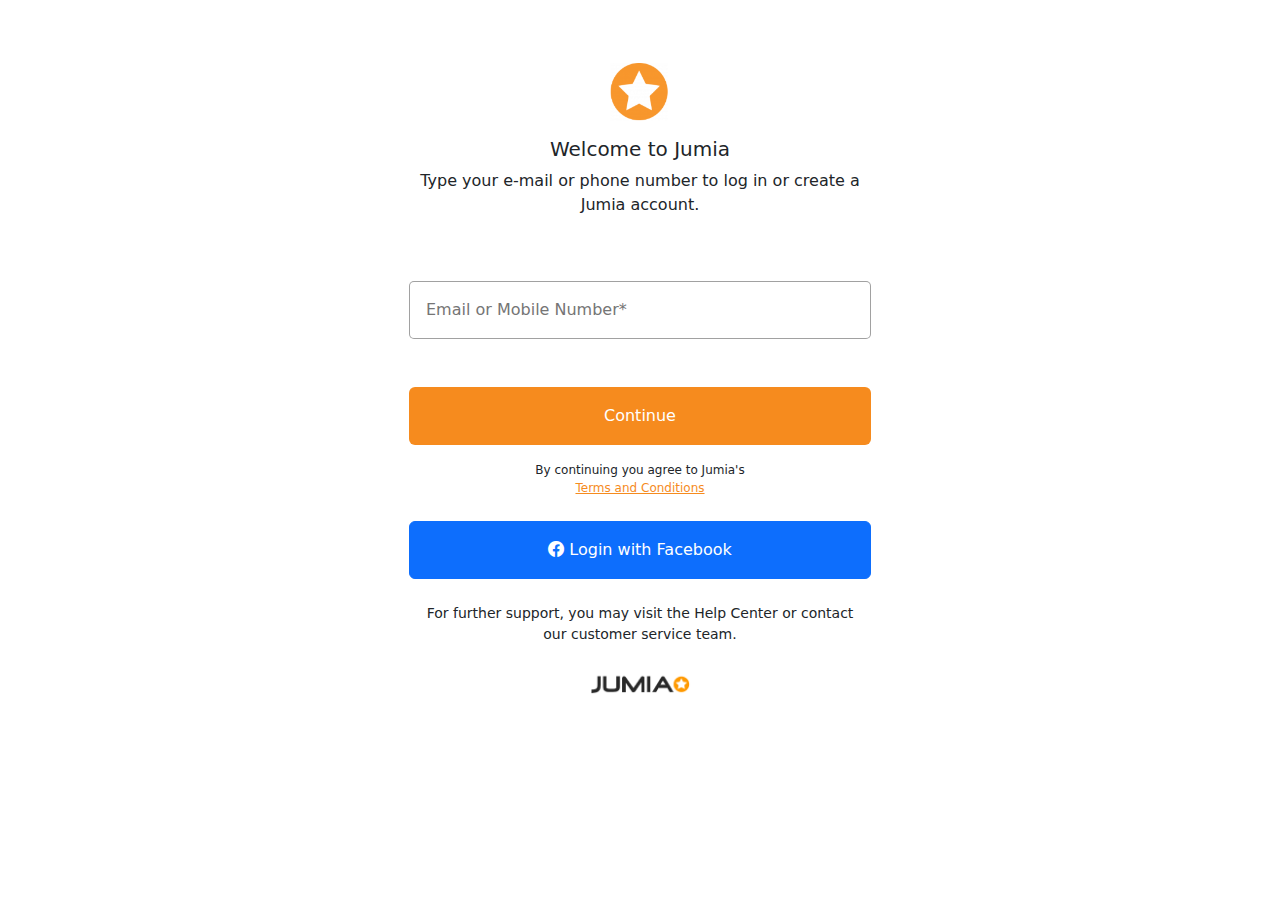
<file: HTML/first.html>
<html lang="en">
<head>
    <meta charset="UTF-8">
    <meta name="viewport" content="width=device-width, initial-scale=1.0">
    <title>Login Page</title>
    <link rel="stylesheet" href="/CSS/first.css">
    <link rel="stylesheet" href="/mobile/index.css">
    <link href="https://cdn.jsdelivr.net/npm/bootstrap@5.3.3/dist/css/bootstrap.min.css" rel="stylesheet" integrity="sha384-QWTKZyjpPEjISv5WaRU9OFeRpok6YctnYmDr5pNlyT2bRjXh0JMhjY6hW+ALEwIH" crossorigin="anonymous">
    <link rel="stylesheet" href="https://cdn.jsdelivr.net/npm/bootstrap-icons@1.11.3/font/bootstrap-icons.min.css">
</head>
<body>
    <div class="container pt-5">
        <div class="mx-auto text-center " id="logBox">
            <img src="/multi/images/jumiaStar.png" alt="" width="20%">
            <h5>Welcome to Jumia</h5>
            <P>Type your e-mail or phone number to log in or create a Jumia account.</P>
            <form >
                <div class="mb-3">
                  <input type="email" class="p-3 my-5" placeholder="Email or Mobile Number*">
                  <button class="btn w-100 p-3" type="button">Continue</button>
                </div>
            </form>
            <div id="agree">
                By continuing you agree to Jumia's
                <div><a href="">Terms and Conditions</a></div>
            </div>
            <div class="py-4">
                <button class="btn btn-primary w-100 p-3" type="button">
                    <span class="text-start"><i class="bi bi-facebook"></i></span>
                    Login with Facebook
                </button>
            </div>
            <div class="px-3" id="support">For further support, you may visit the Help Center or contact our customer service team.</div>
            <img src="/multi/images/jumia_logo.png" alt="..." width="22%" class="py-4">
        </div>
    </div>





    <script src="https://cdn.jsdelivr.net/npm/bootstrap@5.3.3/dist/js/bootstrap.bundle.min.js" integrity="sha384-YvpcrYf0tY3lHB60NNkmXc5s9fDVZLESaAA55NDzOxhy9GkcIdslK1eN7N6jIeHz" crossorigin="anonymous"></script>
</body>
</html>
</file>
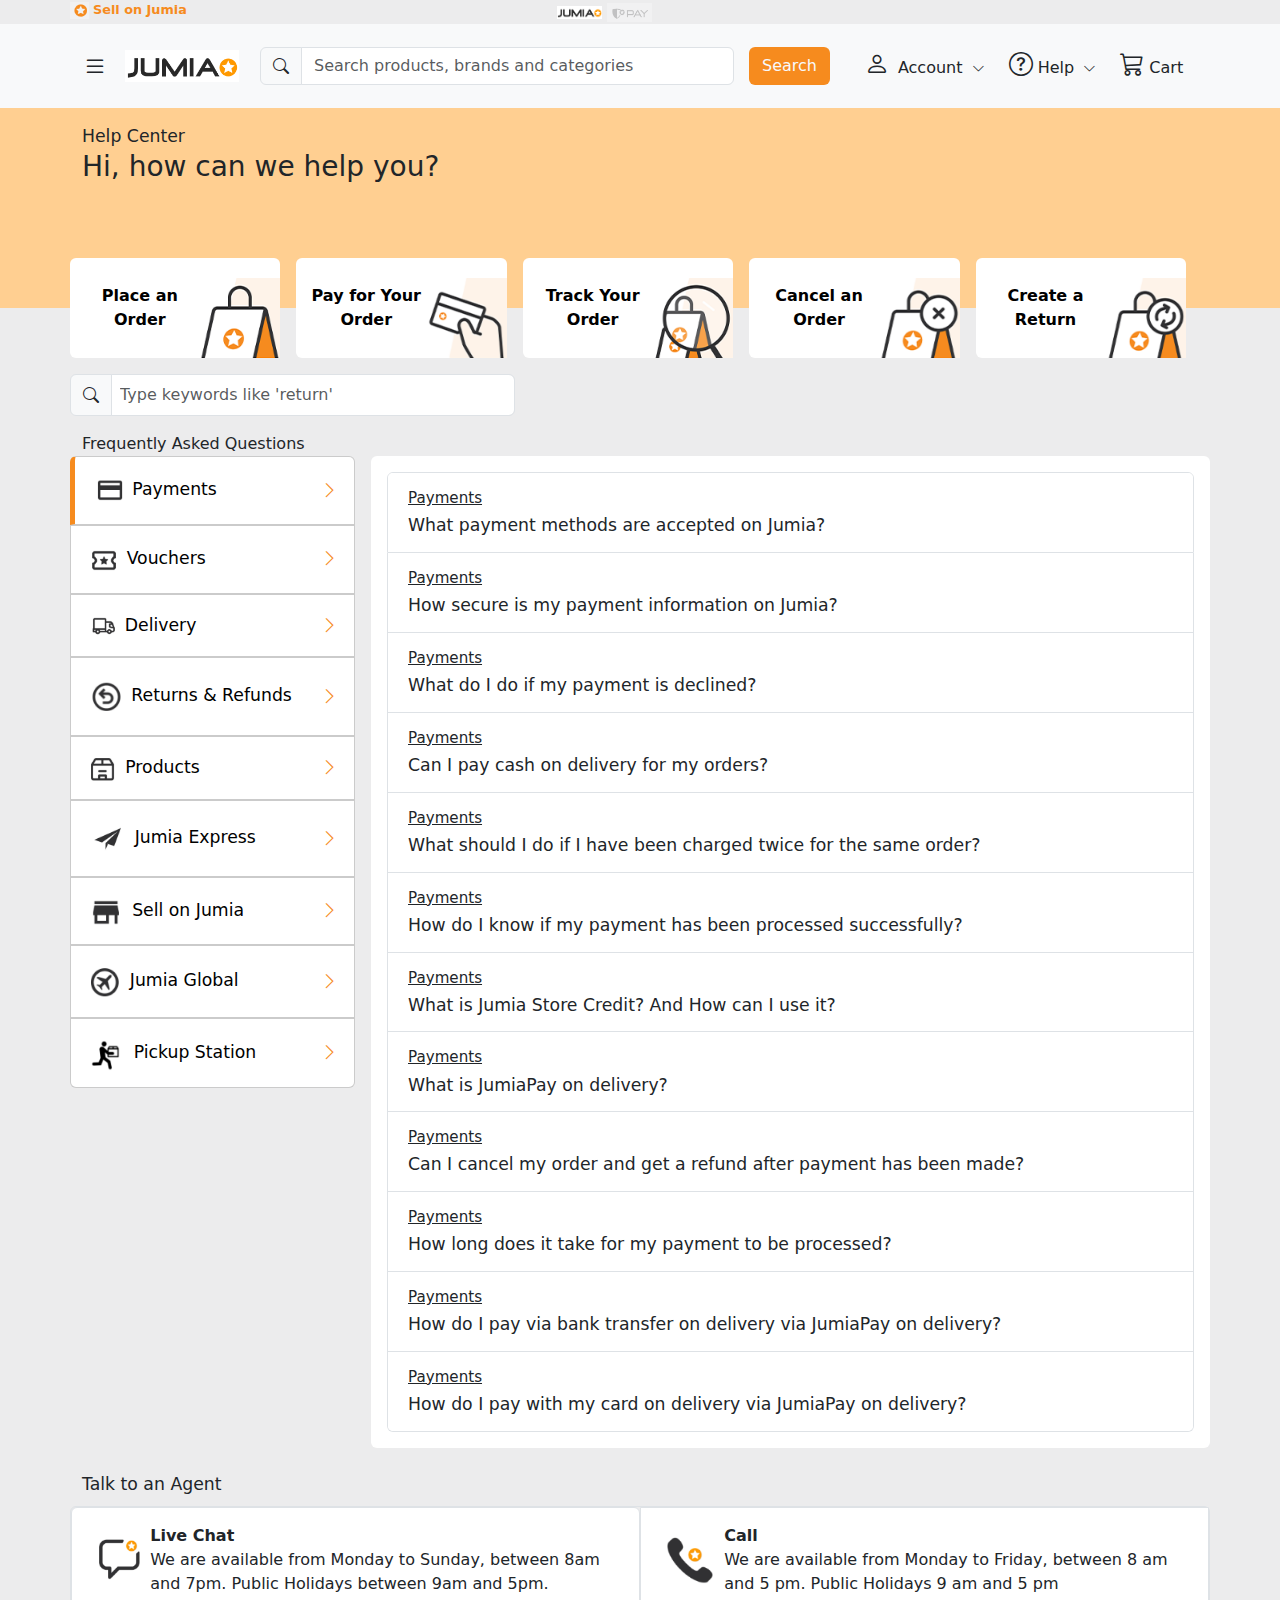
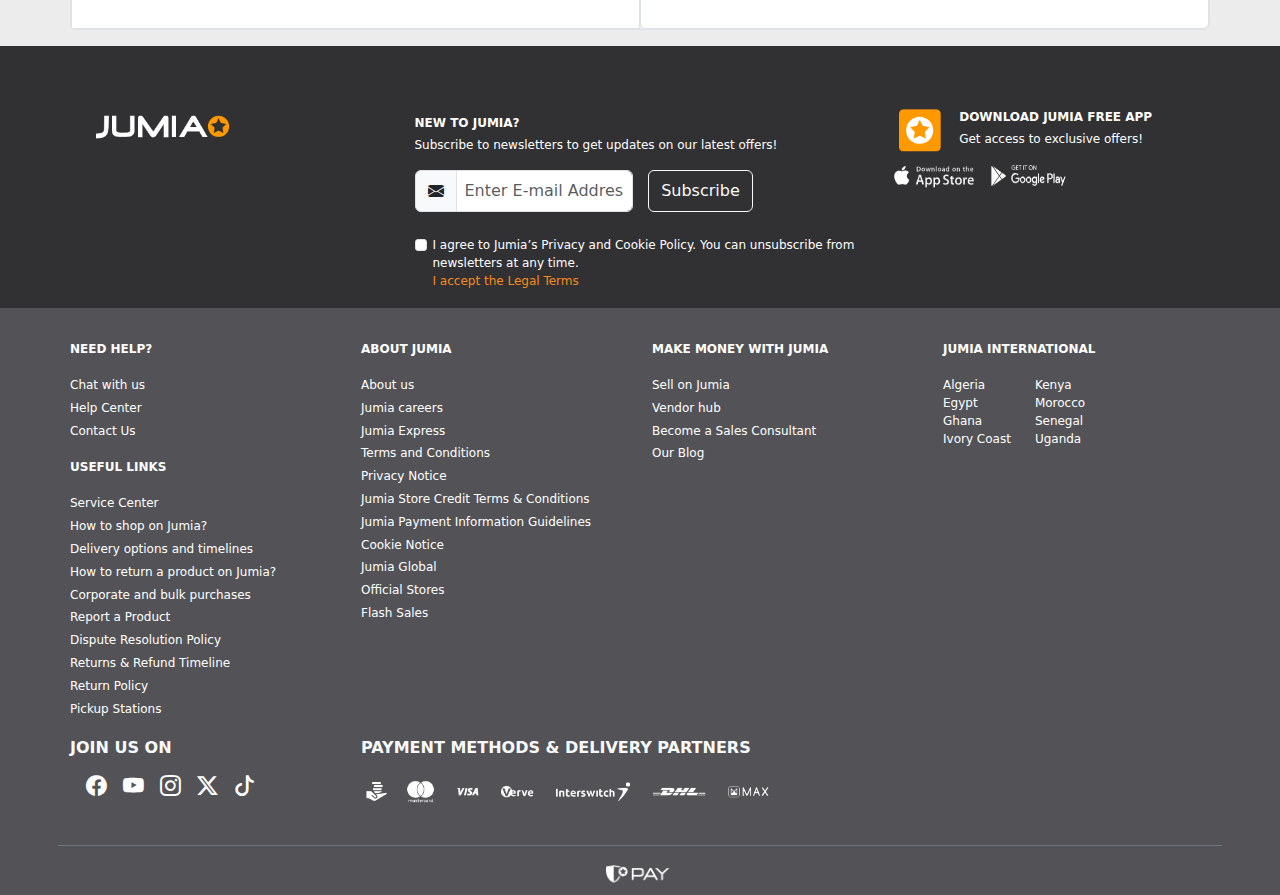
<file: HTML/fourth.html>
<html lang="en">
<head>
    <meta charset="UTF-8">
    <meta name="viewport" content="width=device-width, initial-scale=1.0">
    <title>Help Center</title>
    <link rel="stylesheet" href="/CSS/fourth.css">
    <link rel="stylesheet" href="/mobile/index.css">
    <link href="https://cdn.jsdelivr.net/npm/bootstrap@5.3.3/dist/css/bootstrap.min.css" rel="stylesheet" integrity="sha384-QWTKZyjpPEjISv5WaRU9OFeRpok6YctnYmDr5pNlyT2bRjXh0JMhjY6hW+ALEwIH" crossorigin="anonymous">
    <link rel="stylesheet" href="https://cdn.jsdelivr.net/npm/bootstrap-icons@1.11.3/font/bootstrap-icons.min.css">
</head>
<body id="Bbody">
    <!-- LANDSCAPE PAGE -->
    <!-- The Firstline  -->
    <div class="container-fluid d-none d-xl-block" id="the_firstline">
        <div class="container">
            <div class="row" id="firstLine" >
                <div class="col-5 p-0">
                  <div id="first_C1">
                        <a href="/HTML/second.html" class="align-content-center">
                            <img src="/multi/images/jumia_icon.png" alt="">
                            <b>Sell on Jumia</b>
                        </a>
                  </div>
                </div>
                <div class="col-5" id="first_C2">
                  <div>
                    <a href=""><img src="/multi/images/jumia_logo.png" alt=""></a>
                    <a href=""><img src="/multi/images/opay_logo.png" alt=""></a>
                  </div>
                </div>
                <div class="col">
                  
                </div>
            </div>
        </div>
    </div> 

    <!-- Navigation Bar -->
    <header class="container-fluid bg-light p-2">
        <div class="container-xl">
            <div class="row" id="HR">
                <div class="col col-xl-2 bg-light align-content-center p-0 mx-start" id="HRC1">
                    
                    <div class="btn-group">
                        <button type="button" class="btn" id="HRC1But" data-bs-toggle="dropdown" aria-expanded="false">
                            <i class="bi bi-list"></i>
                        </button>

                        <ul class="dropdown-menu my-3" id="HRC1Dropdown">
                            
                            <div>
                                <a href="">
                                    <img src="/multi/images/R1Appliances.png" alt="..." width="15%">
                                    Appliances
                                </a>
                            </div>
                            <div>
                                <a href="">
                                    <img src="/multi/images/R1Phones&Tablets.png" alt="..." width="15%">
                                    Phones & Tablets
                                </a>
                            </div>
                            <div>
                                <a href="">
                                    <img src="/multi/images/R1Health&Beauty.png" alt="..." width="15%">
                                    Health & Beauty
                                </a>
                            </div>
                            <div>
                                <a href="">
                                    <img src="/multi/images/R1Home&Office.png" alt="..." width="15%">
                                    Home & Office
                                </a>
                            </div>
                            <div>
                                <a href="">
                                    <img src="/multi/images/R1Electronics.png" alt="..." width="15%">
                                    Electronics
                                </a>
                            </div>
                            <div>
                                <a href="">
                                    <img src="/multi/images/R1Fashion.png" alt="..." width="15%">
                                    Fashion
                                </a>
                            </div>
                            <div>
                                <a href="">
                                    <img src="/multi/images/R1Supermarket.png" alt="..." width="15%">
                                    Supermarket
                                </a>
                            </div>
                            <div>
                                <a href="">
                                    <img src="/multi/images/R1Computing.png" alt="..." width="15%">
                                    Computing
                                </a>
                            </div>
                            <div>
                                <a href="">
                                    <img src="/multi/images/R1BabyProduct.png" alt="..." width="15%">
                                    Baby Products
                                </a>
                            </div>
                            <div>
                                <a href="">
                                    <img src="/multi/images/R1Gaming.png" alt="..." width="15%">
                                    Gaming
                                </a>
                            </div>
                            <div>
                                <a href="">
                                    Musical Instruments
                                </a>
                            </div>
                            <div>
                                <a href="">
                                    <img src="/multi/images/R1OtherCategories.png" alt="..." width="15%">
                                    Other categories
                                </a>
                            </div> 
                            
                        </ul>
                    </div>

                    <a href="/index.html"><img src="/multi/images/jumia_logo.png" alt="" id="HRC1Jumimg"></a>
                </div>
                <div class="col-6 d-none d-xl-block bg-light align-content-center p-0" id="HRC2">
                    <form class="">
                        <div class="input-group">
                        <span class="input-group-text" id="basic-addon1"><i class="bi bi-search"></i></span>
                        <input type="text" class="form-control me-3 rounded-end " placeholder="Search products, brands and categories" aria-label="Username" aria-describedby="basic-addon1">
                        <button class="btn rounded text-light" type="submit">Search</button>
                        </div>
                    </form>
                </div>
                <div class="col-3 col-sm bg-light align-content-center p-1" id="HRC3">
                    <ul class="d-flex list-unstyled justify-content-xl-center justify-content-end align-content-center pt-3">
                        <li class=" ms-2 align-content-center pe-3">
                            <div class="dropdown" id="drop1">
                                <a class="nav-link active" aria-current="page" href="#" data-bs-toggle="dropdown" id="HRC3MainLink">
                                    <i class="bi bi-search d-xl-none"></i>
                                    <i class="bi bi-person me-1 d-none d-xl-inline" ></i>
                                    <span class="d-none d-xl-inline">
                                        Account
                                        <i class="bi bi-chevron-down ms-1"></i>
                                    </span>
                                </a>
                               
                                <ul class="dropdown-menu py-0" id="drop1Content">
                                    <li class="p-2 py-3">
                                        <button class="btn " type="button">
                                            <a href="/HTML/first.html" class="text-decoration-none text-light">
                                                Sign In
                                            </a>
                                        </button>
                                    </li>
                                    <li class="ps-2">
                                        <a class="border-top border-2 align-content-center" href="#">
                                            <img src="/multi/images/HACCImg1.png" class="me-2" alt="" width="16%">
                                            My Account
                                        </a>
                                    </li>
                                    <li class="ps-2">
                                        <a class="align-content-center" href="#">
                                            <img src="/multi/images/HACCImg2.png" class="me-2" alt="" width="16%">
                                            Orders
                                        </a>
                                    </li>
                                    <li class="ps-2">
                                        <a class="align-content-center" href="#">
                                            <img src="/multi/images/HAACImg3.png" alt="" class="me-2" width="16%">
                                            Wishlist
                                        </a>
                                    </li>
                                </ul>
                            </div>
                        </li>
                        <li class=" ms-2 align-content-center pe-3">
                            <div class="dropdown" id="drop2">
                                <a class="nav-link active" aria-current="page" href="#" data-bs-toggle="dropdown" id="HRC3MainLink">
                                    <i class="bi bi-question-circle"></i>
                                    <span class="d-none d-xl-inline">
                                        Help
                                           <i class="bi bi-chevron-down ms-1"></i>
                                    </span>
                                </a>
                               
                                <ul class="dropdown-menu py-0" id="drop2Content">
                                    <li>
                                        <a class="" href="/HTML/fourth.html">
                                        Help Center
                                        </a>
                                    </li>
                                    <li><a class="" href="#">Place an Order</a></li>
                                    <li><a class="" href="#">Payment Options</a></li>
                                    <li><a class="" href="#">Track an Order</a></li>
                                    <li><a class="" href="#">Cancel an Order</a></li>
                                    <li><a class="" href="#">Returns & Refunds</a></li>
                                    <li><a class="border-bottom border-2" href="#">Wishlist</a></li>
                                    <li class="p-2 py-3">
                                        <button class="btn btn-warning" type="button">
                                            <img src="/multi/images/HACCImgLive.png" alt="..." width="18%">
                                            Live Chat
                                        </button>
                                    </li>
                                </ul>
                            </div>
                        </li>
                        <li class=" ms-2 align-content-center pe-5 pe-xl-0">
                            <a class="nav-link active" aria-current="page" href="#" id="HRC3MainLink">
                                <i class="bi bi-cart3"></i>
                                <span class="d-none d-xl-inline">
                                 Cart
                                </span>
                            </a>
                        </li>
                    </ul>
                </div>
            </div>
            <!-- <div class="d-xl-none">
                <div class="row">
                  <div class="col-12">
                        <form class="rounded-pill">
                            <div class="input-group rounded-pill">
                            <span class="input-group-text rounded-start-pill" id="basic-addon1"><i class="bi bi-search"></i></span>
                            <input type="text" class="form-control rounded-end-pill" placeholder="Search products, brands and categories" aria-label="Username" aria-describedby="basic-addon1">
                            </div>
                        </form>
                  </div>
                </div>
            </div> -->
        </div>
    </header>


    <main id="pg4Main">

        <div class="container-fluid pt-3" id="pg4UpperBg">
            <div class="container">
                <div>Help Center</div>
                <div><h3>Hi, how can we help you?</h3></div>

                <!-- INVISIBLE ROW AT LAPTOP SCREEN -->
                <div class="row d-xl-none py-0">
                    <div>You can try to find your problem here or contact us</div>
                    <div class="col p-0">
                        <form class="py-3">
                            <div class="input-group">
                                <span class="input-group-text rounded-start" id="basic-addon1"><i class="bi bi-search"></i></span>
                                <input type="text" class="form-control rounded-end p-2" placeholder="Type keywords like 'return' ">
                            </div>
                        </form>
                    </div>
                </div>
            </div>

        </div>

        <div class="container">
            <!-- invisible row above laptop screen and from medium screen and below-->
            <div class="row d-xl-none" id="invR1">
                <div class="col-12 border-bottom border-secondary mt-3 py-2 mx-auto" id="invR1C1">
                    Guides
                </div>
                <div class="col d-flex align-items-center justify-content-start">
                    <img src="/multi/images/pg4R1_img5.png" alt="...">
                    <div>Questions</div>
                </div>
            </div>

            <!-- invisible row from large screen and above -->
            <div class="row d-md-none mt-4" id="invR2">
                <div class="col-12" id="invR2C1">
                    Guides
                </div>
                <div class="col p-0" id="invR2C2">
                    <a href="" class="rounded-top d-flex align-items-center justify-content-between">
                        <div>
                            <img src="/multi/images/invR2_img1.png" alt="" width="25%">
                            Place an Order
                        </div>
                        <i class="bi bi-chevron-right"></i>
                    </a>
                    <a href="" class="d-flex align-items-center justify-content-between">
                        <div>
                            <img src="/multi/images/invR2_img2.png" alt="" width="25%">
                            Pay for Your Order
                        </div>
                        <i class="bi bi-chevron-right"></i>
                    </a>
                    <a href="" class="d-flex align-items-center justify-content-between">
                        <div>
                            <img src="/multi/images/invR2_img3.png" alt="" width="25%">
                            Track Your Order
                        </div>
                        <i class="bi bi-chevron-right"></i>
                    </a>
                    <a href="" class="d-flex align-items-center justify-content-between">
                        <div>
                            <img src="/multi/images/invR2_img4.png" alt="" width="20%">
                            Cancel an Order
                        </div>
                        <i class="bi bi-chevron-right"></i>
                    </a>
                    <a href="" class="rounded-bottom d-flex align-items-center justify-content-between">
                        <div>
                            <img src="/multi/images/invR2_img5.png" alt="" width="20%">
                            Create a Return
                        </div>
                        <i class="bi bi-chevron-right"></i>
                    </a>
                </div>
            </div>

            <!-- ROW 1 -->
            <div class="row" id="pg4R1">
                <div class="col align-content-center text-center p-0">
                    <a href="" class="rounded">
                        <b>Place an Order</b>
                        <img src="/multi/images/pg4R1_img1.png" alt="...">
                    </a>
                </div>
                <div class="col align-content-center text-center p-0">
                    <a href="" class="rounded">
                        <b>Pay for Your Order</b>
                        <img src="/multi/images/pg4R1_img2.png" alt="...">
                    </a>
                </div>
                <div class="col align-content-center text-center p-0">
                    <a href="" class="rounded">
                        <b>Track Your Order</b>
                        <img src="/multi/images/pg4R1_img3.png" alt="...">
                    </a>
                </div>
                <div class="col align-content-center text-center p-0">
                    <a href="" class="rounded">
                        <b>Cancel an Order</b>
                        <img src="/multi/images/pg4R1_img4.png" alt="...">
                    </a>
                </div>
                <div class="col align-content-center text-center p-0">
                    <a href="" class="rounded">
                        <b>Create a Return</b>
                        <img src="/multi/images/pg4R1_img5.png" alt="...">
                    </a>
                </div>
            </div>
    
            <!-- ROW 2 -->
            <div class="row d-none d-xl-block" id="pg4R2">
                <div class="col p-0">
                    <form class="py-3">
                        <div class="input-group">
                            <span class="input-group-text rounded-start" id="basic-addon1"><i class="bi bi-search"></i></span>
                            <input type="text" class="form-control rounded-end p-2" placeholder="Type keywords like 'return' ">
                        </div>
                    </form>
                </div>
            </div>
    
            <!-- ROW 3 -->
            <div id="pg4R3Freq">Frequently Asked Questions</div>
            <div class="row" id="pg4R3">
                <div class="col col-xl-3" id="pg4R3C1">
                    <a href="" class="rounded-top d-flex align-items-center justify-content-between">
                        <div>
                            <img src="/multi/images/pg4R3C1_payments.png" alt="" width="25%">
                            Payments
                        </div>
                        <i class="bi bi-chevron-right"></i>
                    </a>
                    <a href="" class="d-flex align-items-center justify-content-between">
                        <div>
                            <img src="/multi/images/pg4R3C1_voucher.png" alt="" width="25%">
                            Vouchers
                        </div>
                        <i class="bi bi-chevron-right"></i>
                    </a>
                    <a href="" class="d-flex align-items-center justify-content-between">
                        <div>
                            <img src="/multi/images/pg4R3C1_delivery.png" alt="" width="25%">
                            Delivery
                        </div>
                        <i class="bi bi-chevron-right"></i>
                    </a>
                    <a href="" class="d-flex align-items-center justify-content-between">
                        <div>
                            <img src="/multi/images/pg4R3C1_returns.png" alt="" width="18%">
                            Returns & Refunds
                        </div>
                        <i class="bi bi-chevron-right"></i>
                    </a>
                    <a href="" class="d-flex align-items-center justify-content-between">
                        <div>
                            <img src="/multi/images/pg4R3C1_products.png" alt="" width="25%">
                            Products
                        </div>
                        <i class="bi bi-chevron-right"></i>
                    </a>
                    <a href="" class="d-flex align-items-center justify-content-between">
                        <div>
                            <img src="/multi/images/pg4R3C1_jumiaExpress.png" alt="" width="23%">
                            Jumia Express
                        </div>
                        <i class="bi bi-chevron-right"></i>
                    </a>
                    <a href="" class="d-flex align-items-center justify-content-between">
                        <div>
                            <img src="/multi/images/pg4R3C1_sellOnJumia.png" alt="" width="23%">
                            Sell on Jumia
                        </div>
                        <i class="bi bi-chevron-right"></i>
                    </a>
                    <a href="" class="d-flex align-items-center justify-content-between">
                        <div>
                            <img src="/multi/images/pg4R3C1_global.png" alt="" width="23%">
                            Jumia Global
                        </div>
                        <i class="bi bi-chevron-right"></i>
                    </a>
                    <a href="" class="rounded-bottom d-flex align-items-center justify-content-between">
                        <div>
                            <img src="/multi/images/pg4R3C1_pickup.png" alt="" width="23%">
                            Pickup Station
                        </div>
                        <i class="bi bi-chevron-right"></i>
                    </a>
                </div>
                <div class="col p-3 rounded d-none d-xl-block" id="pg4R3C2">
                    <div class="accordion" id="accordionExample">
                        <div class="accordion-item">
                            <h2 class="accordion-header">
                                <button class="accordion-button collapsed d-block" type="button" data-bs-toggle="collapse" data-bs-target="#collapseOne" aria-expanded="false" aria-controls="collapseOne">
                                    <small><u>Payments</u></small>
                                    <div class="pt-2">What payment methods are accepted on Jumia?</div>
                                </button>
                            </h2>
                            <div id="collapseOne" class="accordion-collapse collapse" data-bs-parent="#accordionExample">
                                <div class="accordion-body">
                                    <p class="my-5">We accept a variety of payment methods including:</p>
                                    <ul>
                                        <li><b>Pay on Delivery</b> allows for payment in cash, or with a credit/debit card, bank transfer, or Mastercard upon delivery.</li>
                                        <li><b>JumiaPay</b> accepts payment through Mastercard, Visa cards, and bank transfers.</li>
                                        <li><b>Buy Now Pay Later (BNPL)</b> allows you to buy now and pay later with convenient options such as; Easy Buy and Credpal at checkout.</li>
                                        <li><b>Mobile Money</b> enjoy the convenience of paying with or without your wallet using options like Opay and PalmPay at checkout.</li>
                                        <li><b>Vouchers</b> allow you to pay using a voucher code.</li>
                                    </ul>
                                </div>
                            </div>
                        </div>
                        <div class="accordion-item">
                            <h2 class="accordion-header">
                                <button class="accordion-button collapsed d-block" type="button" data-bs-toggle="collapse" data-bs-target="#collapseTwo" aria-expanded="false" aria-controls="collapseTwo">
                                    <small><u>Payments</u></small>
                                    <div class="pt-2">How secure is my payment information on Jumia?</div>
                                </button>
                            </h2>
                            <div id="collapseTwo" class="accordion-collapse collapse" data-bs-parent="#accordionExample">
                                <div class="accordion-body">
                                    <p>Jumia prioritizes customer payment security with encryption, and secure servers. Regular monitoring and auditing are also performed to maintain a secure environment for transactions.</p>
                                </div>
                            </div>
                        </div>
                        <div class="accordion-item">
                            <h2 class="accordion-header">
                                <button class="accordion-button collapsed d-block" type="button" data-bs-toggle="collapse" data-bs-target="#collapseThree" aria-expanded="false" aria-controls="collapseThree">
                                    <small><u>Payments</u></small>
                                    <div class="pt-2">What do I do if my payment is declined?</div>
                                </button>
                            </h2>
                            <div id="collapseThree" class="accordion-collapse collapse" data-bs-parent="#accordionExample">
                                <div class="accordion-body">
                                    <p class="mt-3">
                                        If your payment is declined, you can check the following to resolve the issue:
                                        <ul class="mx-3">
                                            <li>Check the  spelling and billing information you entered for accuracy.</li>
                                            <li>Ensure that your credit card has sufficient funds or that your bank account has enough <br> balance.</li>
                                            <li>Check if there are any restrictions on your card, such as a daily spending limit.</li>
                                            <li>Make sure your card has not expired.</li>
                                        </ul>
                                    </p>
                                </div>
                            </div>
                        </div>
                        <div class="accordion-item">
                            <h2 class="accordion-header">
                                <button class="accordion-button collapsed d-block" type="button" data-bs-toggle="collapse" data-bs-target="#collapseFour" aria-expanded="false" aria-controls="collapseFour">
                                    <small><u>Payments</u></small>
                                    <div class="pt-2">Can I pay cash on delivery for my orders?</div>
                                </button>
                            </h2>
                            <div id="collapseFour" class="accordion-collapse collapse" data-bs-parent="#accordionExample">
                                <div class="accordion-body">
                                    <p>Yes, you can pay for your orders in cash upon delivery on Jumia. You can choose to pay in cash or opt for other payment options such as a credit/debit card, bank transfer, or Mastercard payment - all without the need to enter payment information beforehand.</p>
                                </div>
                            </div>
                        </div>
                        <div class="accordion-item">
                            <h2 class="accordion-header">
                                <button class="accordion-button collapsed d-block" type="button" data-bs-toggle="collapse" data-bs-target="#collapseFive" aria-expanded="false" aria-controls="collapseFive">
                                    <small><u>Payments</u></small>
                                    <div class="pt-2">What should I do if I have been charged twice for the same order?</div>
                                </button>
                            </h2>
                            <div id="collapseFive" class="accordion-collapse collapse" data-bs-parent="#accordionExample">
                                <div class="accordion-body">
                                    <p>If you have been charged twice for the same order, you can contact Jumia customer service for assistance in resolving the issue. They can be reached through the Live Chat.</p>
    
                                    <p>Please provide the following information to Jumia customer service when reporting a double charge:</p>
    
                                    <ul class="ms-3">
                                        <li>Your name and email address used to place the order.</li>
                                        <li>Order number and date of purchase.</li>
                                        <li>Details of the double charge (amount, date, and transaction number).</li>
                                    </ul>
    
                                    <p>Jumia customer service will assist you in resolving the issue and arranging for a refund if applicable.</p>
                                </div>
                            </div>
                        </div>
                        <div class="accordion-item">
                            <h2 class="accordion-header">
                                <button class="accordion-button collapsed d-block" type="button" data-bs-toggle="collapse" data-bs-target="#collapseSix" aria-expanded="false" aria-controls="collapseSix">
                                    <small><u>Payments</u></small>
                                    <div class="pt-2">How do I know if my payment has been processed successfully?</div> 
                                </button>
                            </h2>
                            <div id="collapseSix" class="accordion-collapse collapse" data-bs-parent="#accordionExample">
                                <div class="accordion-body">
                                    <p>You can check the status of your payment by following these steps:</p>
    
                                    <div class="ms-3">
                                        <p><b>Step 1:</b> Go to the <span class="text-warning">"ORDERS"</span> section in your account dashboard.</p>
    
                                        <p><b>Step 2:</b> Find the order in question and check its status. If the payment has been processed <br> successfully, the order status should be <b>"Confirmed."</b></p>
    
                                        <p>You will also receive a confirmation email from Jumia after a successful payment. If you do not receive <br> a confirmation email, or if you have any concerns about your payment, you can contact Jumia <br> customer service via our livechat.</p>
                                    </div>
                                </div>
                            </div>
                        </div>
                        <div class="accordion-item">
                            <h2 class="accordion-header">
                                <button class="accordion-button collapsed d-block" type="button" data-bs-toggle="collapse" data-bs-target="#collapseSeven" aria-expanded="false" aria-controls="collapseSeven">
                                    <small><u>Payments</u></small>
                                    <div class="pt-2">What is Jumia Store Credit? And How can I use it?</div>  
                                </button>
                            </h2>
                            <div id="collapseSeven" class="accordion-collapse collapse" data-bs-parent="#accordionExample">
                                <div class="accordion-body">
                                    <p>
                                        You can get Jumia Store Credit as a refund if your refund to the original payment method used for the purchase fails. You can use this store credit to pay for your orders on Jumia, and JumiaPay, subject to certain conditions. To see your available store credit, go to your Jumia account and click on the <span class="text-warning">"ACCOUNT"</span> tab, or log in to JumiaPay to check your balance.
                                    </p>
                                </div>
                            </div>
                        </div>
                        <div class="accordion-item">
                            <h2 class="accordion-header">
                                <button class="accordion-button collapsed d-block" type="button" data-bs-toggle="collapse" data-bs-target="#collapseEight" aria-expanded="false" aria-controls="collapseEight">
                                    <small><u>Payments</u></small>
                                    <div class="pt-2">What is JumiaPay on delivery?</div>   
                                </button>
                            </h2>
                            <div id="collapseEight" class="accordion-collapse collapse" data-bs-parent="#accordionExample">
                                <div class="accordion-body">
                                    <p>
                                        JumiaPay on delivery is a cashless payment option that allows you to pay for your Jumia orders upon delivery. You can pay with your credit/debit card, bank transfer, or Mastercard.
                                    </p>
    
                                   <p>
                                    To pay with JumiaPay on delivery, simply ask our delivery associate to use JumiaPay as a payment method. Then, you can select your preferred payment method within JumiaPay.
                                   </p>
                                </div>
                            </div>
                        </div>
                        <div class="accordion-item">
                            <h2 class="accordion-header">
                                <button class="accordion-button collapsed d-block" type="button" data-bs-toggle="collapse" data-bs-target="#collapseNine" aria-expanded="false" aria-controls="collapseNine">
                                    <small><u>Payments</u></small>
                                    <div class="pt-2">Can I cancel my order and get a refund after payment has been made?</div>
                                </button>
                            </h2>
                            <div id="collapseNine" class="accordion-collapse collapse" data-bs-parent="#accordionExample">
                                <div class="accordion-body">
                                    <p>
                                        If the order hasn't been shipped yet, <b>you can cancel your order and get a refund.</b>
                                    </p>
                                </div>
                            </div>
                        </div>
                        <div class="accordion-item">
                            <h2 class="accordion-header">
                                <button class="accordion-button collapsed d-block" type="button" data-bs-toggle="collapse" data-bs-target="#collapseTen" aria-expanded="false" aria-controls="collapseTen">
                                    <small><u>Payments</u></small>
                                    <div class="pt-2">How long does it take for my payment to be processed?</div>  
                                </button>
                            </h2>
                            <div id="collapseTen" class="accordion-collapse collapse" data-bs-parent="#accordionExample">
                                <div class="accordion-body ms-3">
                                    <p>Most payments on Jumia are processed immediately when completed. However, specific processing times may vary depending on the payment method.</p>
    
                                    <p>To ensure that your payment is processed quickly, we recommend that you double-check all the information before completing the checkout. If you are experiencing an issue with your payment, please contact our customer service team for further assistance.</p>
                                </div>
                            </div>
                        </div>
                        <div class="accordion-item">
                            <h2 class="accordion-header">
                                <button class="accordion-button collapsed d-block" type="button" data-bs-toggle="collapse" data-bs-target="#collapseEleven" aria-expanded="false" aria-controls="collapseEleven">
                                    <small><u>Payments</u></small>
                                    <div class="pt-2">How do I pay via bank transfer on delivery via JumiaPay on delivery?</div>
                                    
                                </button>
                            </h2>
                            <div id="collapseEleven" class="accordion-collapse collapse" data-bs-parent="#accordionExample">
                                <div class="accordion-body ms-2">
                                    <p>If you prefer to pay using a bank transfer, follow the steps below:</p>
    
                                    <ul class="ms-3">
                                        <li>Upon delivery, kindly request from our delivery associate that you would like to pay with a bank <br> transfer via ''JumiaPay."</li>
                                        <li>The Delivery associate will generate a link that will be sent to you via SMS on your registered <br> phone number.</li>
                                        <li>Click on the link, and it will redirect you to the JumiaPay app page with the bank account <br> details.</li>
                                        <li>Kindly ensure you transfer the <b>EXACT AMOUNT</b> to the JumiaPay account provided.</li>
                                        <li>Confirm that your payment was successful.</li>
                                    </ul>
    
                                    <p>A unique or different bank account is provided for each transaction; do not keep the account information for future usage.</p>
    
                                    <p><b>Please note:</b> Do not share your card details or CVV with the delivery associate.</p>
                                </div>
                            </div>
                        </div>
                        <div class="accordion-item">
                            <h2 class="accordion-header">
                                <button class="accordion-button collapsed d-block   " type="button" data-bs-toggle="collapse" data-bs-target="#collapseTwelve" aria-expanded="false" aria-controls="collapseTwelve">
                                <small><u>Payments</u></small>
                                <div class="pt-2">How do I pay with my card on delivery via JumiaPay on delivery?</div>  
                                </button>
                            </h2>
                            <div id="collapseTwelve" class="accordion-collapse collapse" data-bs-parent="#accordionExample">
                                <div class="accordion-body ms-2"></div>
                                    <p>If you prefer to pay using card, follow the steps below:</p>
    
                                    <ul class="ms-3">
                                        <li>The Delivery associate will send a JumiaPay payment link to your registered phone number on <br> the order, or better still, you can scan the QR code to get the payment link.</li>
                                        <li>Click on the link, provide your card details to pay or simply log into your account to pay with <br> your card stored on JumiaPay.</li>
                                        <li>Confirm that your payment was successful.</li>
                                    </ul>
    
                                    <p>That is it! You’re done.</p>
    
                                    <p><b>Please note:</b> Do not share your card details or CVV with the delivery associate.</p>
                                </div>
                            </div>
                        </div>
                    </div>
                </div>
    
                <!-- ROW 4 -->
                <div class="mt-4 mb-2 p-0" id="pg4R4Heading">Talk to an Agent</div>
                <div class="row border rounded mt-2 mb-3" id="pg4R4">
                    <div class="col-12 col-xl d-flex border rounded-top gap-2 p-3" id="pg4R4C1">
                        <img src="/multi/images/pg4R5_img1.png" alt="..." width="13%">
                        <div>
                            <b>Live Chat</b>
                            <p>We are available from Monday to Sunday, between 8am and 7pm. Public Holidays between 9am and 5pm.</p>
                        </div>
        
                    </div>
                    <div class="col d-flex border rounded-bottom gap-2 p-3" id="pg4R4C2">
                        <img src="/multi/images/pg4R5_img2.png" alt="..." width="13%">
                        <div>
                            <b>Call</b>
                            <p>We are available from Monday to Friday, between 8 am and 5 pm. Public Holidays 9 am and 5 pm</p>
                        </div>
        
                    </div>
                </div>
            </div>
    
            
            
        </div>  

    </main>
    
    

    <footer>
        <div class="container-fluid" id="footerFluid01">
            <div class="row d-xl-none" id="footAppear">
                <div class="col">
                    <a href="" class="text-decoration-none text-light">
                        CHAT WITH US
                    </a>
                </div>
                <div class="col">
                    <a href="" class="text-decoration-none text-light">
                        HELP CENTER
                    </a>
                </div>
                <div class="col">
                    <a href="" class="text-decoration-none text-light">
                        CONTACT US
                    </a>
                </div>
                <div class="col">
                    <a href="" class="text-decoration-none text-light">
                        TERMS AND CONDITIONS
                    </a>
                </div>
                <div class="col">
                    <a href="" class="text-decoration-none text-light">
                        PRIVACY NOTICE
                    </a>
                </div>
                <div class="col">
                    <a href="" class="text-decoration-none text-light">
                        COOKIE NOTICE
                    </a>
                </div>
                <div class="col">
                    <a href="" class="text-decoration-none text-light">
                        BECOME A SELLER
                    </a>
                </div>
                <div class="col">
                    <a href="" class="text-decoration-none text-light">
                        REPORT A PRODUCT
                    </a>
                </div>
                <div class="col">
                    <a href="" class="text-decoration-none text-light">
                        BLACK FRIDAY
                    </a>
                </div>
                <div class="row">
                    <div class="col text-center text-secondary border-top border-secondary">
                        All Rights Reserved
                    </div>
                </div>
            </div>
            <div class="container pt-5 d-none d-xl-block">
                <div class="row" id="FR1">
                    <div class="col py-1">
                        <img src="/multi/images/jumia_logo_darkBg.png" alt="..." width="50%">
                    </div>
                    <div class="col-5 py-3" id="FR1C2">
                        <div class="py-1"><b>NEW TO JUMIA?</b></div>
                        <div class="pb-3">Subscribe to newsletters to get updates on our latest offers!</div>
                        <form class="w-75">
                            <div class="input-group">
                            <span class="input-group-text" id="basic-addon1"><i class="bi bi-envelope-fill"></i></span>
                            <input type="email" class="form-control me-3 rounded-end p-2" placeholder="Enter E-mail Address" aria-label="Username" aria-describedby="basic-addon1">
                            <button class="btn border-light rounded text-light" type="submit">Subscribe</button>
                            </div>
                        </form>
                        <div class="form-check pt-4">
                            <input class="form-check-input" type="checkbox" value="" id="flexCheckDefault">
                            <label class="form-check-label" for="flexCheckDefault">
                                I agree to Jumia’s Privacy and Cookie Policy. You can unsubscribe from newsletters at any time.
                                <div><a href="">I accept the Legal Terms</a></div>
                            </label>
                        </div>
                          
                    </div>
                    <div class="col">
                        <div class="d-flex align-items-center gap-2">
                            <img src="/multi/images/footerJStar.png" alt="" width="20%">
                            <div>
                                <div class="py-1"><b>DOWNLOAD JUMIA FREE APP</b></div>
                                <div>Get access to exclusive offers!</div>
                            </div>
                        </div>
                        <div class="d-flex">
                            <img src="/multi/images/footerAppstore.png" alt="" width="30%">
                            <img src="/multi/images/footerPlayStore.png" alt="" width="30%">
                        </div>
                    </div>
                </div>
                
            </div>
        </div>
        <div class="container-fluid d-none d-xl-block" id="footerFluid02">
            <div class="container p-0">
                <div class="row" id="FR2">
                    <div class="col py-3">
                        <div class="py-3"><b>NEED HELP?</b></div>
                        <div><a href="">Chat with us</a></div>
                        <div><a href="">Help Center</a></div>
                        <div><a href="">Contact Us</a></div>
                        <div class="py-3"><b>USEFUL LINKS</b></div>
                        <div><a href="">Service Center</a></div>
                        <div><a href="">How to shop on Jumia?</a></div>
                        <div><a href="">Delivery options and timelines</a></div>
                        <div><a href="">How to return a product on Jumia?</a></div>
                        <div><a href="">Corporate and bulk purchases</a></div>
                        <div><a href="">Report a Product</a></div>
                        <div><a href="">Dispute Resolution Policy</a></div>
                        <div><a href="">Returns & Refund Timeline</a></div>
                        <div><a href="">Return Policy</a></div>
                        <div><a href="">Pickup Stations</a></div>
                    </div>
                    <div class="col py-3">
                        <div class="py-3"><b>ABOUT JUMIA</b></div>
                        <div><a href="">About us</a></div>
                        <div><a href="">Jumia careers</a></div>
                        <div><a href="">Jumia Express</a></div>
                        <div><a href="">Terms and Conditions</a></div>
                        <div><a href="">Privacy Notice</a></div>
                        <div><a href="">Jumia Store Credit Terms & Conditions</a></div>
                        <div><a href="">Jumia Payment Information Guidelines</a></div>
                        <div><a href="">Cookie Notice</a></div>
                        <div><a href="">Jumia Global</a></div>
                        <div><a href="">Official Stores</a></div>
                        <div><a href="">Flash Sales</a></div>
                    </div>
                    <div class="col py-3">
                        <div class="py-3"><b>MAKE MONEY WITH JUMIA</b></div>
                        <div><a href="">Sell on Jumia</a></div>
                        <div><a href="">Vendor hub</a></div>
                        <div><a href="">Become a Sales Consultant</a></div>
                        <div><a href="">Our Blog</a></div>
                    </div>
                    <div class="col py-3">
                        <div class="py-3"><b>JUMIA INTERNATIONAL</b></div>
                        <div class="d-flex gap-4">
                            <div>
                                <div><a href="">Algeria</a></div>
                                <div><a href="">Egypt</a></div>
                                <div><a href="">Ghana</a></div>
                                <div><a href="">Ivory Coast</a></div>
                            </div>
                            <div>
                                <div><a href="">Kenya</a></div>
                                <div><a href="">Morocco</a></div>
                                <div><a href="">Senegal</a></div>
                                <div><a href="">Uganda</a></div>
                            </div>
                        </div>
                    </div>
                </div>
                <div class="row" id="FR3">
                    <div class="col-3 pb-5">
                        <b class="text-light">JOIN US ON</b>
                        <div class="d-flex gap-3 pt-3 ps-3">
                            <i class="bi bi-facebook"></i>
                            <i class="bi bi-youtube"></i>
                            <i class="bi bi-instagram"></i>
                            <i class="bi bi-twitter-x"></i>
                            <i class="bi bi-tiktok"></i>
                        </div>
                    </div>
                    <div class="col">
                        <b class="text-light">PAYMENT METHODS & DELIVERY PARTNERS</b>
                        <div class="pt-2">
                            <img src="/multi/images/footIconBank.png" alt="..." width="50%">
                        </div>
                    </div>
                </div>
                <div class="row">
                    <div class="col d-flex justify-content-center border-top border-secondary">
                        <img src="/multi/images/OpayLogoGray.png" alt="" width="10%">
                    </div>
                </div>
            </div>
        </div>
    </footer>




    <script src="https://cdn.jsdelivr.net/npm/bootstrap@5.3.3/dist/js/bootstrap.bundle.min.js" integrity="sha384-YvpcrYf0tY3lHB60NNkmXc5s9fDVZLESaAA55NDzOxhy9GkcIdslK1eN7N6jIeHz" crossorigin="anonymous"></script>
</body>
</html>
</file>
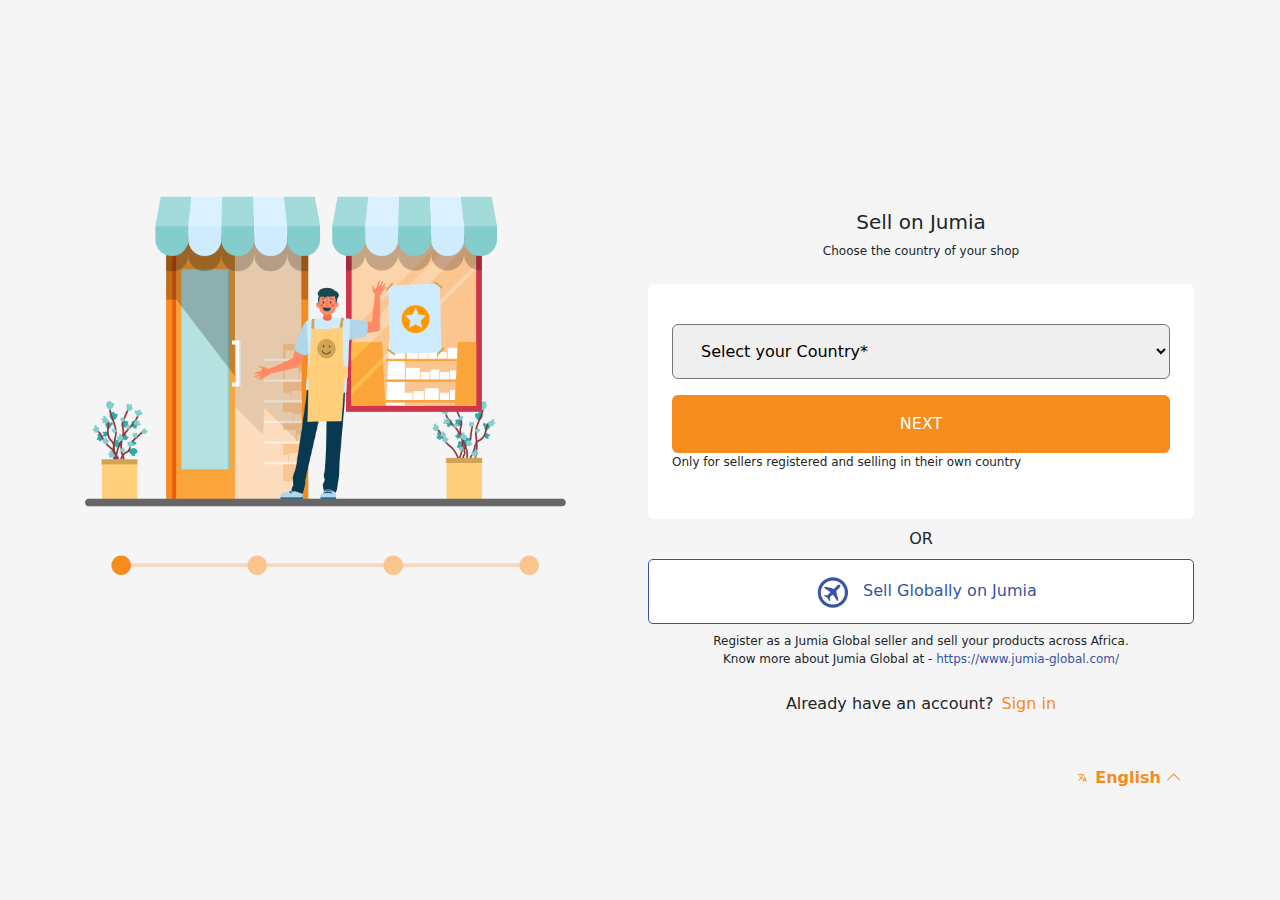
<file: HTML/third.html>
<html lang="en">
<head>
    <meta charset="UTF-8">
    <meta name="viewport" content="width=device-width, initial-scale=1.0">
    <title>Vendor Center</title>
    <link rel="stylesheet" href="/mobile/index.css">
    <link rel="stylesheet" href="/CSS/third.css">
    <link href="https://cdn.jsdelivr.net/npm/bootstrap@5.3.3/dist/css/bootstrap.min.css" rel="stylesheet" integrity="sha384-QWTKZyjpPEjISv5WaRU9OFeRpok6YctnYmDr5pNlyT2bRjXh0JMhjY6hW+ALEwIH" crossorigin="anonymous">
    <link rel="stylesheet" href="https://cdn.jsdelivr.net/npm/bootstrap-icons@1.11.3/font/bootstrap-icons.min.css">
</head>
<body id="pg3Body">
    <div class="container" id="pg3Box">
        <div class="row" id="pg3R1">
            <div class="col-12 col-md p-0" id="pg3R1C1">
                <img src="/multi/images/pg3R1_img1.png" alt="..." width="100%">
            </div>
            <div class="col text-center px-3" id="pg3R1C2">
                <h5>Sell on Jumia</h5>
                <div class="mb-4">Choose the country of your shop</div>

                <div class=" p-4 pb-5 rounded" id="pg3SelectBox">
                    <select class="w-100 rounded fs-6 mt-3 px-4 py-3" aria-label="Default select example" id="pg3Select">
                        <option selected>Select your Country*</option>
                        <option value="1">Algeria</option>
                        <option value="2">Egypt</option>
                        <option value="3">Ghana</option>
                        <option value="2">Ivory-Coast</option>
                        <option value="3">Kenya</option>
                        <option value="1">Morocco</option>
                        <option value="2">Nigeria</option>
                        <option value="3">Senegal</option>
                        <option value="2">Uganda</option>
                    </select>
                    <!-- <div class="text-start text-danger">Please select your country.</div> -->
                    <button class="btn mt-3 py-3 w-100" type button>NEXT</button>
                    <div class="text-start">Only for sellers registered and selling in their own country</div>
                </div>
                <div class="py-2 fs-6">OR</div>
                <button class="p-2" type="button">
                    <img src="/multi/images/pg3R1_img2.png" alt="..." width="10%">
                    Sell Globally on Jumia
                </button>
                <div class="text-center pt-2">Register as a Jumia Global seller and sell your products across Africa.</div>
                <div class="text-center pb-4" id="pg3KnowMore">Know more about Jumia Global at - <a href="" class="text-decoration-none">https://www.jumia-global.com/</a></div>
                <div class="text-center fs-6" id="pg3Already">Already have an account?<a href="" class="text-decoration-none ps-2">Sign in</a></div>

                <div class="container d-none-md" id="pg3Foot">
                    <div class="row">
                        <div class="col text-end fs-6">
                            <img src="/multi/images/pg3R1_img3.png" alt="..." width="3%">
                            <b>English</b>
                            <i class="bi bi-chevron-up"></i>
                        </div>
                    </div>
                   </div>

            </div>
        </div>
    </div>

    <footer class="d-none d-block-md">
       <div class="container" id="pg3Foot">
        <div class="row">
            <div class="col text-end fs-6">
                <img src="/multi/images/pg3R1_img3.png" alt="..." width="3%">
                <b>English</b>
                <i class="bi bi-chevron-up"></i>
            </div>
        </div>
       </div>
    </footer>





    <script src="https://cdn.jsdelivr.net/npm/bootstrap@5.3.3/dist/js/bootstrap.bundle.min.js" integrity="sha384-YvpcrYf0tY3lHB60NNkmXc5s9fDVZLESaAA55NDzOxhy9GkcIdslK1eN7N6jIeHz" crossorigin="anonymous"></script>
</body>
</html>
</file>
<file: CSS/first.css>
*{
    margin: 0;
    padding: 0;
    box-sizing: border-box;
}
#logBox{
    width: 50%;
    font-size: 1rem;
    padding-inline: 3rem;
}
#logBox #agree{
    font-size: 0.75rem;
}
#logBox #agree a{
    color: #F68B1E;
}
#logBox #support{
    font-size: 0.875rem;
}
#logBox form button{
    color: white;
    background-color: #F68B1E;
}
#logBox input{
    width: 100%;
    border-radius: 5px;
    border: thin solid rgba(0, 0, 0, 0.37);
}
#logBox input:hover{
    border: thin solid black;
}
#logBox input:active{
    border: medium solid #F68B1E;
}
</file>
<file: mobile/index.css>
@media (width < 1200px){
    #HRC1Jumimg{
        width: 45%;
    }
    #logBox{
        width: 60%;
    }
    main{
        width: 35%;
        margin-inline: auto;
    }
    #R3Head{
        font-size: .75rem;
    }
    #R3Head h5{
        font-size: .75rem;
    }
    #colRect{
        height: 10rem;
    }
    #pg2R2 button{
        font-size: 0.7rem;
        
    }
    #pg2R2{
        column-gap: 0rem;
    }
    #pg4Main{
        width: 40%;
    }
    #pg4R1{
        display: none;
    }
    #pg4UpperBg h3{
        font-size: 0.81rem;
        margin: 5px 0;
    }
    #pg4UpperBg{
        font-size: 0.875rem;
        font-weight: 500;
        height: 9.375rem;
    }
    #pg4R3C1{
        margin-top: -36px;
    }
    #invR1{
        font-weight: 500;
    }
    #invR1C1{
        width: 95%;
    }
    #drop1Content{
        display: none;
    }
    #more{
        display: none;
    }
}
@media (width < 992px){
    #logBox{
        width: 80%;
    }
    #pg4Main{
        width: 50%;
    }
}
@media (width < 768px){
    #logBox{
        width: 100%;
        padding-inline: 1rem;
    }
    #invR1{
        display: none;
    }
    #pg4R3C1{
        padding-inline: 0;
    }
    #pg4Main{
        width: 60%;
    }
    #pg4R3Freq{
        margin: 30px 0 45px 0;
        /* width: 100%; */
        font-size: 1.08rem;
        font-weight: 500;
    }
    #invR2C1{
        font-size: 1.08rem;
        font-weight: 500;
    }
    #pg4R4 img{
        height: 3rem;
    }
    #pg3R1C2{
        position: relative;
    }
    #pg3R1C2{
        position: absolute;
        left: 0;
        right: 0;
        top: 80;
    }
}
@media (width >= 1200px){
    #pg4R3C1{
        padding-inline: 0;
    }
   
}
@media (width < 576px){
    #pg4Main{
        width: 100%;
    }
}


@media (width < 1095px){
    main{
        width: 40%;
    }
}
@media (width < 958px){
    main{
        width: 50%;
    }
}
@media (width < 766px){
    main{
        width: 60%;
    }
}
@media (width < 639px){
    main{
        width: 70%;
    }
}
@media (width < 493px){
    main{
        width: 95%;
    }
}
@media (width < 364px){
    #pg2R2 button{
        height: 100%;
    }
}
/* @media (width < 392px){
    #HRC3{
        display: none;
    }
} */
</file>
<file: CSS/fourth.css>
*{
    margin: 0;
    padding: 0;
    box-sizing: border-box;
}

/* Header start */
#Bbody{
    background-color: rgb(236, 236, 237);
}
main{
    /* background-color: rgb(236, 236, 237); */
}
#acc{
    width: 100%;
}
#the_firstline{
    background-color: rgb(236, 236, 237);
}
#first_C1 img{
    width: 4%;
}
#first_C1 a{
    color: #F68B1E;
    font-size: .8rem;
    text-decoration: none;
}
#first_C1 a:hover{
    text-decoration: underline;
}
#first_C2 a img{
    width: 10%;
}
#first_C2{
    /* align-content: center; */
}
#HRC1Jumimg{
    width: 60%;
}
#HRC1 i{
    width:10%;
}
#HRC1But{
    font-size: 1.5em;
}
#HRC1Dropdown{
    background-color: white;
    padding-block: 0;
    width: 200px;
}
#HRC1Dropdown div{
    margin-inline: 10px;
}
#HRC1Dropdown div a{
    text-decoration: none;
    display: block;
    font-size: .8rem;
    color: black;
} 
#HRC1Dropdown div a:hover{
    color: #F68B1E;
} 
#HRC1Dropdown div{
    padding: 3px 0px;
}

/* offCanvass Start
#canBody{
    font-size: .5rem;
}
#canBody a{
    text-decoration: none;
    display: block;
    font-size: .75rem;
    font-weight: 400;
    color: black;
} 
#canBody a:active{
    background-color: #F68B1E;
} 
#canBody a:hover{
    color: #F68B1E;
} 
#canBody a{
    padding: 5px 0px;
}
#can1{
    font-size: .8rem;
}
#can2 div{
    font-size: .8rem;
}
#can3 div{
    font-size: .8rem;
}
#can4 div{
    font-size: .8rem;
}
#can4 div span{
    color: #F68B1E;
}
#can5 a{
    padding-block: 10px;
}
#offcanvas End */

/* Navbar dropdown start */
#HRC2 button{
    background-color: #F68B1E;
}
#HRC3{
    font-weight: 500;
}
#HRC3MainLink > i{
    font-size: 1.5rem;
    font-weight: bolder;
}
#HRC3MainLink > span > i{
    font-size: .8rem;
    font-weight: bolder;
}
#HRC3MainLink:hover{
    color: #F68B1E;
}
#drop1Content{
    width: 200px;
    font-weight: 350;
    font-size: .875rem;
}
#drop1Content li a{
    padding-block: 8px;
    text-decoration: none;
    color: black;
    display: block;
}
#drop1Content li{
    padding: 0;
}
#drop1Content li a:hover{
    background-color: rgba(128, 128, 128, 0.2);
    font-weight: 500;
}
#drop1Content li button{
    background-color: rgb(246, 139, 30);
    width: 100%;
    color: white;
}
#drop2Content{
    width: 200px;
    font-weight: 350;
    font-size: .875rem;
}
#drop2Content li a{
    padding-block: 12px;
    text-decoration: none;
    color: black;
    display: block;
    padding-left: 20px;
}
#drop2Content li{
    padding: 0;
}
#drop2Content li a:hover{
    background-color: rgba(128, 128, 128, 0.226);
    font-weight: 500;
}
#drop2Content li button{
    background-color: #F68B1E;
    width: 100%;
    color: white;
}
/* Navbar dropdown end */


#mainCon{
    background-color: rgb(236, 236, 237);
}
/* Header end */


#pg4UpperBg{
    height: 200px;
    font-size: 1.08rem;
    font-weight: 500;
    background-color: rgb(255, 207, 145);
}
#pg4R1{
    margin-top: -50px;
    width: 100%;
    column-gap: 1rem;
    top: 100;
    /* font-size: 1.08rem; */
    font-weight: 500;
}
#pg4R1 b{
    text-align: center;
    align-content: center;
    margin-bottom: 1.25rem;
}
#pg4R1 a img{
    width: 40%;
}
#pg4R1 a{
    background-color: white;
    display: block;
    text-decoration: none;
    color: black;
    display: flex;
    justify-content: space-between;
    padding: 1.25rem 0 0 .6rem;
}
#pg4R2 form{
    width: 39%;
}
#invR2C2 a{
    display: block;
    text-decoration: none;
    color: black;
    /* font-weight: bold; */
    border: thin solid rgba(0, 0, 0, 0.203);
    padding: 1rem;
    background-color: white; 
    font-size: 1.08rem;
    font-weight: 500;
}
#invR2C2 a i{
    color: #F68B1E;
}
#pg4R3{
    column-gap: 1rem;
    font-size: 1.08rem;
    font-weight: 500;
}
#pg4R3C1 a{
    display: block;
    text-decoration: none;
    color: black;
    /* font-weight: bold; */
    border: thin solid rgba(0, 0, 0, 0.203);
    padding: 1rem;
    background-color: white;
}
#pg4R3C1 a:first-child{
    border-left: thick solid #F68B1E;
}
#pg4R3C1 a:active{
    border-left: thick solid #F68B1E;
}
#pg4R3C1 a i{
    color: #F68B1E;
}
#pg4R3C2{
    background-color: white;
}
#accordionExample button{
    font-size: 1.08rem;
    font-weight: 500;
}
#pg4R4Heading{
    font-size: 1.08rem;
    font-weight: 500;
}
#pg4R4 img{
    height: 4.375rem;
}
#pg4R4C1{
    background-color: white;
}
#pg4R4C2{
    background-color: white;
}
/* Footer start */
#footAppear{
    font-size: .625rem;
    /* padding: 2rem; */
}
#footAppear div{
    padding: .5rem;
}
#footAppear div a{
    width: 100%;
    text-wrap: nowrap;
    /* padding: rem; */
}
#FR1{
    font-size: .75rem;
    color: white;  
}
#FR1C2 a{
    text-decoration: none;
    color: #F68B1E;
}
#FR1C2 form button:hover{
    border-color: #F68B1E;
    color: #F68B1E;
}
#footerFluid01{
    background-color: rgb(49, 49, 51);
}
#FR2{
    font-size: .75rem;
    color: white;  
}
#FR2 a{
    text-decoration: none;
    color: white;
    font-size: .75rem;
}
#FR2 > div > div{
    padding-block: .2em;
}
#FR2 a:hover{
    text-decoration: underline;
}
#footerFluid02{
    background-color: rgb(83, 83, 87);
}
#FR3 i{
    color: white;
    font-size: 1.3em;
}
#FR3 i:hover{
    color: #F68B1E;
}
/* Footer end */
</file>
<file: CSS/third.css>
*{
    margin: 0;
    padding: 0;
    box-sizing: border-box;
}
#pg3Box{
    padding-top: 150px;
}
#pg3R1{
    column-gap: 1rem;
}
#pg3R1C2{
    padding-top: 60px;
}
#pg3R1C2 > button{
    background-color: white;
    font-weight: 500;
    width: 100%;
    border:thin solid rgb(54, 83, 163);
    color: rgb(54, 83, 163);
    border-radius: 5px;
    font-size: 1rem;
}
#pg3Select:hover{
    border: medium solid black;
}
#pg3Select:active{
    border: medium solid #F68B1E;
    color: #F68B1E;
}
#pg3SelectBox{
    background-color: white;
}
#pg3SelectBox button{
    background-color: #F68B1E;
    color: white;
}
#pg3Already{
    font-weight: 500;
}
#pg3Already a{
    color: #F68B1E; 
}
#pg3Foot{
    margin-top: 50px;
    margin-bottom: 20px;
}
#pg3Foot b{
    color: #F68B1E;
}
#pg3Foot i{
    color: #F68B1E;
}
#pg3Box{
    background-color: rgb(245, 245, 245);
}
#Pg3Body{
    font-size: .75rem;
    background-color: rgb(245, 245, 245);
}
#pg3KnowMore a{
    color: rgb(54, 83, 163);
}
</file>
